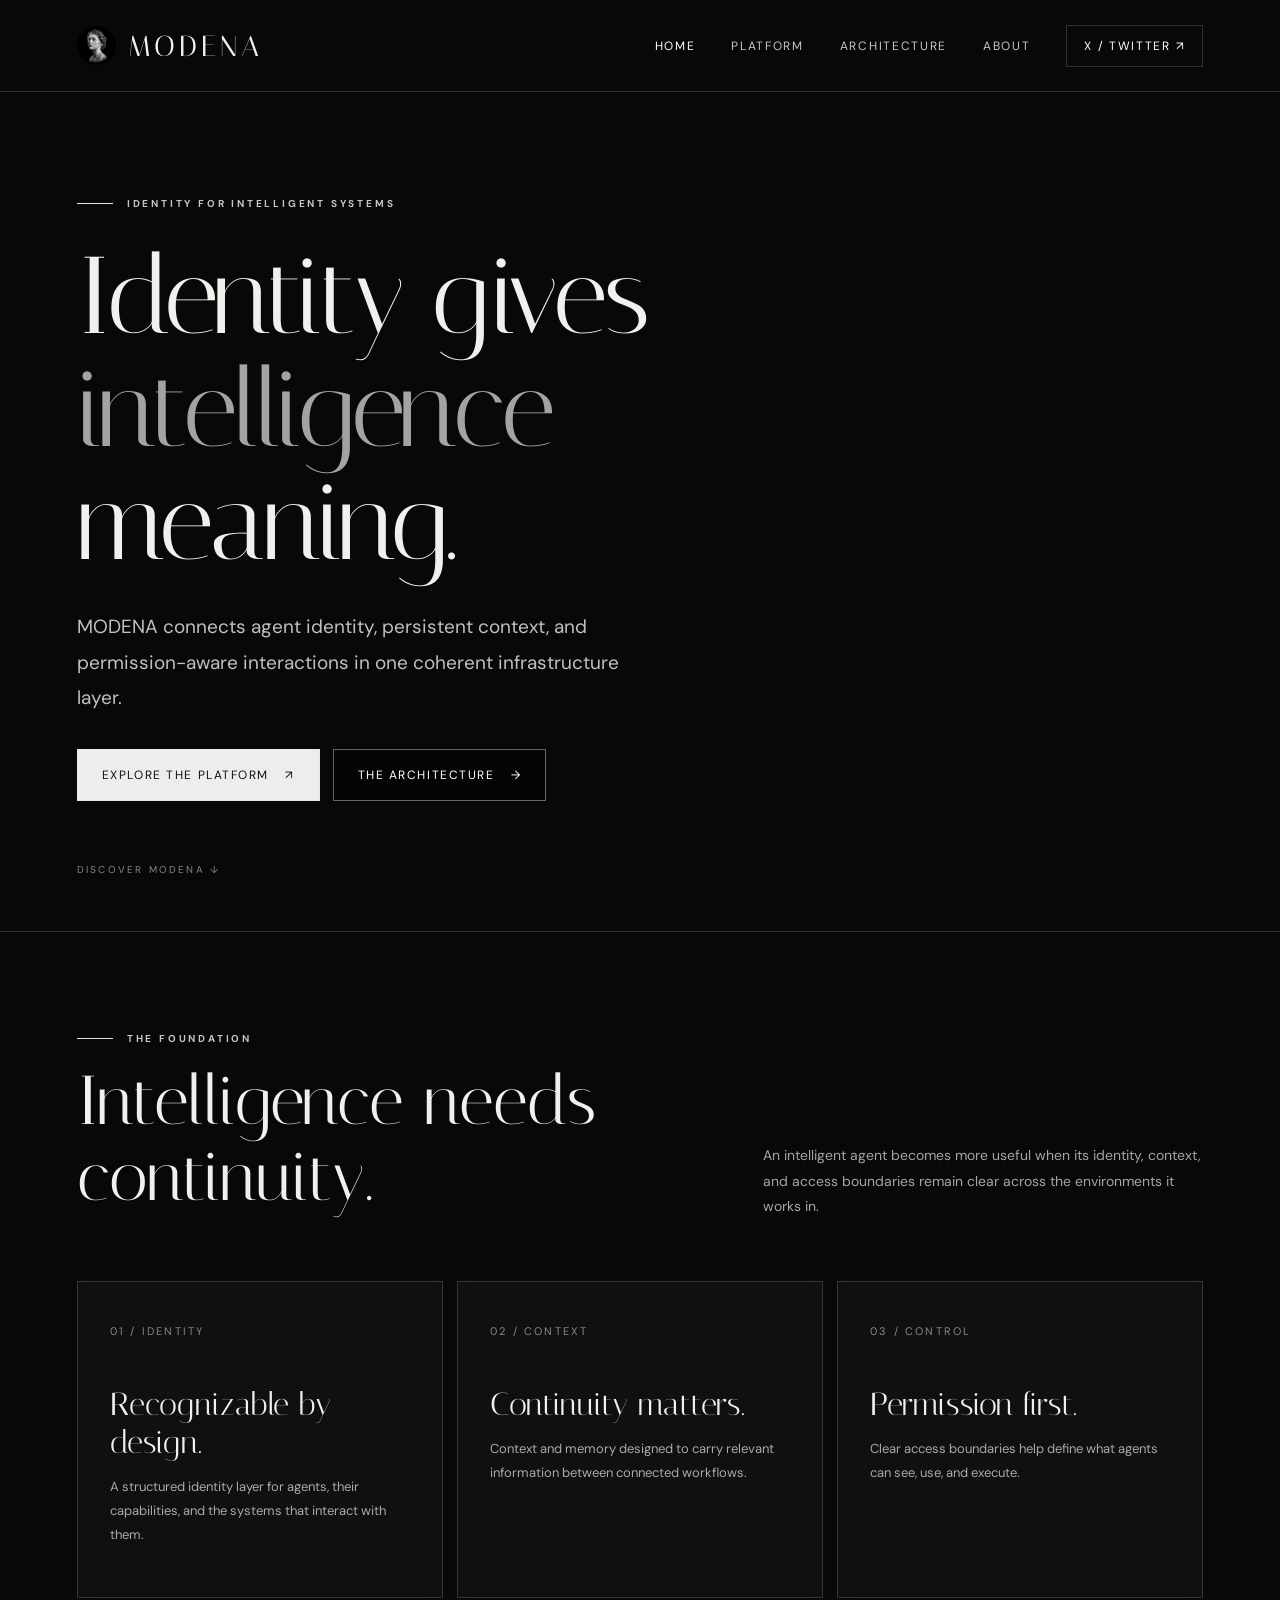
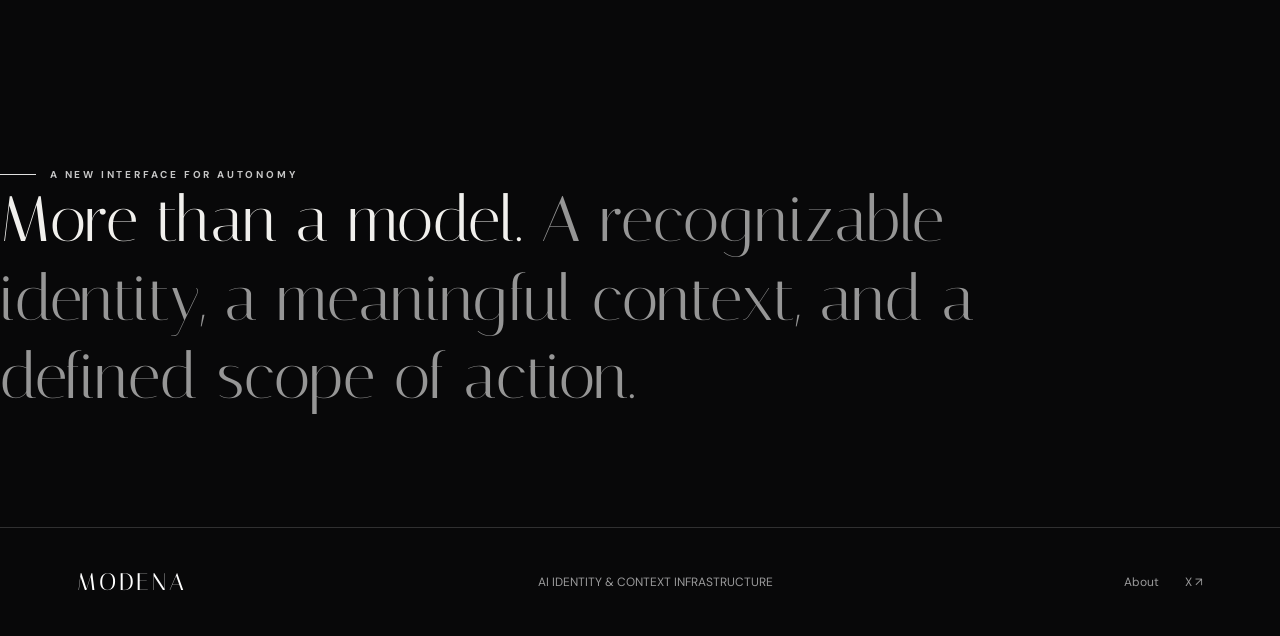
<file: index.html>
<!doctype html><html lang="en"><head><meta charset="utf-8"><meta name="viewport" content="width=device-width,initial-scale=1"><meta name="theme-color" content="#080809"><meta name="description" content="MODENA — AI Identity & Context Infrastructure. Identity gives intelligence meaning."><title>Home — MODENA</title><link rel="icon" type="image/webp" href="assets/logo.webp"><link rel="stylesheet" href="style.css"></head><body><div class="site-shell"><header class="nav"><a class="brand" href="index.html" aria-label="MODENA Home"><img src="assets/logo.webp" alt="MODENA emblem"><span>MODENA</span></a><button class="menu-toggle" aria-label="Toggle navigation" aria-expanded="false" aria-controls="site-nav">☰</button><nav class="nav-links" id="site-nav" aria-label="Main navigation"><a href="index.html" aria-current="page">Home</a><a href="platform.html">Platform</a><a href="architecture.html">Architecture</a><a href="about.html">About</a><a class="x-link" href="https://x.com/UseModenaXyz" target="_blank" rel="noopener noreferrer">X / Twitter ↗</a></nav></header><main><section class="hero container"><div class="hero-copy reveal"><div class="eyebrow">Identity for intelligent systems</div><h1>Identity gives<br><span class="soft">intelligence</span><br>meaning.</h1><p class="lead">MODENA connects agent identity, persistent context, and permission-aware interactions in one coherent infrastructure layer.</p><div class="actions"><a class="btn" href="platform.html">Explore the platform <span aria-hidden="true">↗</span></a><a class="btn outline" href="architecture.html">The architecture <span aria-hidden="true">→</span></a></div></div><div class="scroll-note">Discover MODENA ↓</div></section><section class="section"><div class="container"><div class="section-header"><div><div class="eyebrow">The foundation</div><h2>Intelligence needs<br>continuity.</h2></div><p class="section-intro">An intelligent agent becomes more useful when its identity, context, and access boundaries remain clear across the environments it works in.</p></div><div class="grid"><article class="tile"><span class="index">01 / IDENTITY</span><h3>Recognizable by design.</h3><p>A structured identity layer for agents, their capabilities, and the systems that interact with them.</p></article><article class="tile"><span class="index">02 / CONTEXT</span><h3>Continuity matters.</h3><p>Context and memory designed to carry relevant information between connected workflows.</p></article><article class="tile"><span class="index">03 / CONTROL</span><h3>Permission first.</h3><p>Clear access boundaries help define what agents can see, use, and execute.</p></article></div></div></section><section class="statement container"><div class="eyebrow">A new interface for autonomy</div><blockquote>More than a model. <em>A recognizable identity, a meaningful context, and a defined scope of action.</em></blockquote></section></main><footer class="footer"><a href="index.html" class="wordmark">MODENA</a><span>AI IDENTITY & CONTEXT INFRASTRUCTURE</span><div class="footer-links"><a href="about.html">About</a><a href="https://x.com/UseModenaXyz" target="_blank" rel="noopener noreferrer">X ↗</a></div></footer></div><script src="script.js" defer></script></body></html>
</file>
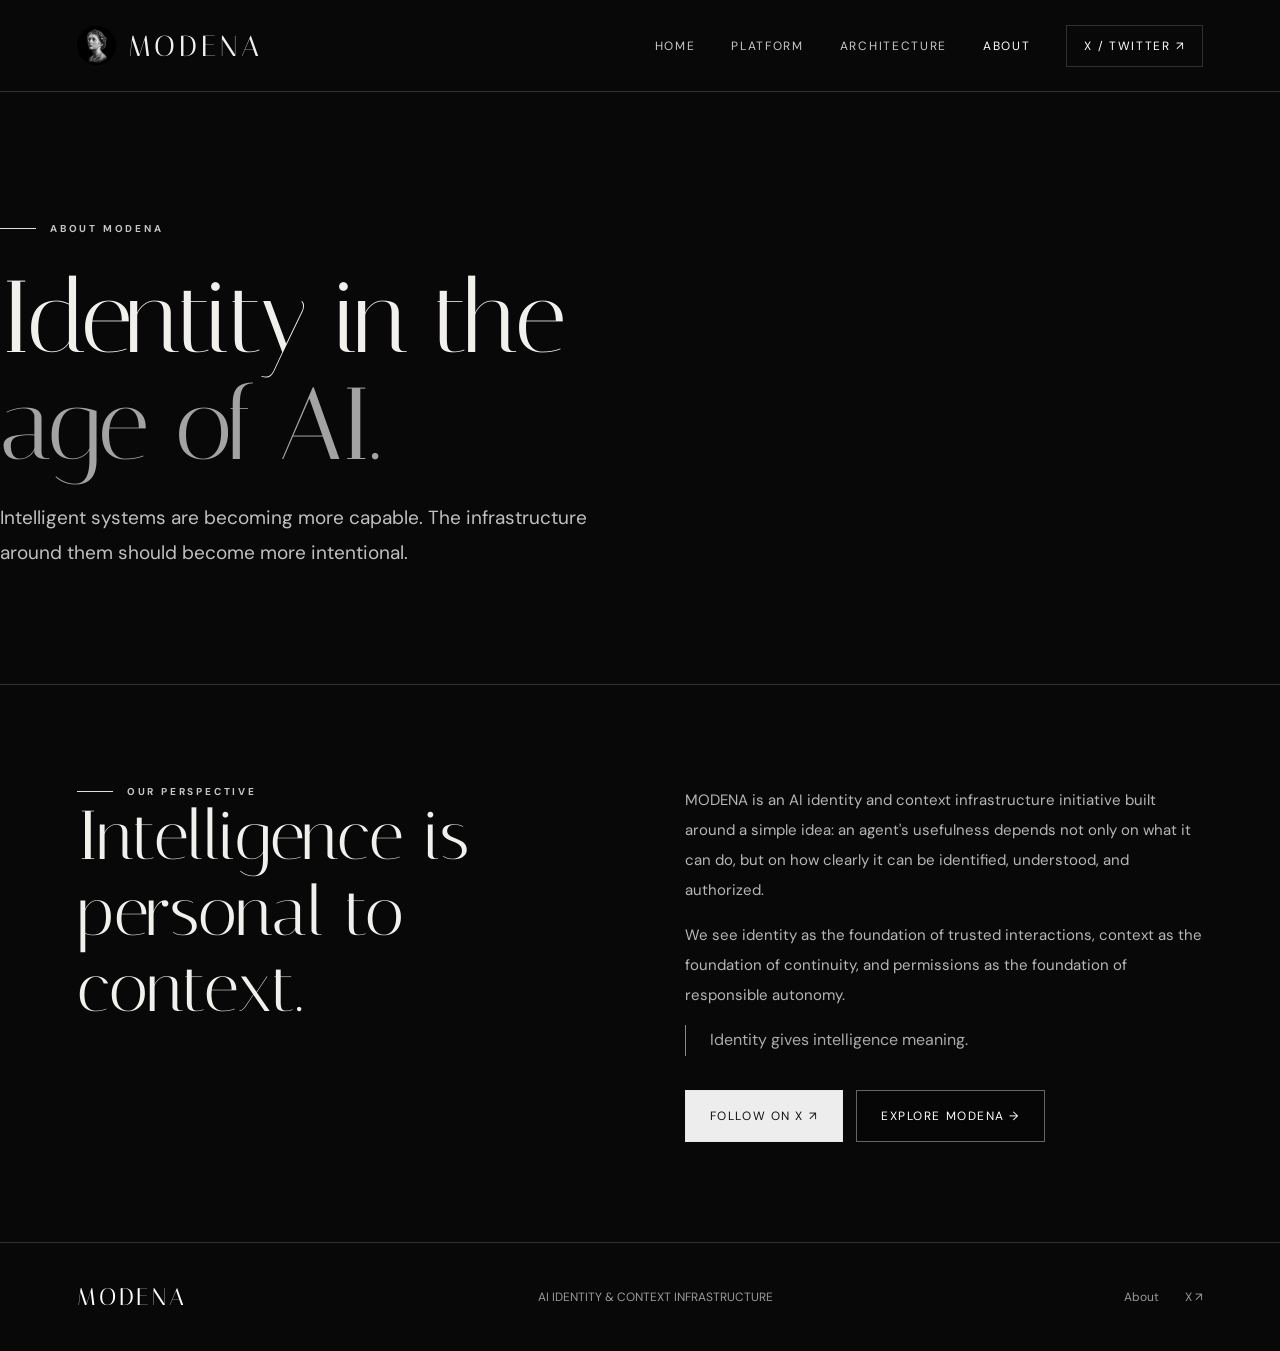
<file: about.html>
<!doctype html><html lang="en"><head><meta charset="utf-8"><meta name="viewport" content="width=device-width,initial-scale=1"><meta name="theme-color" content="#080809"><meta name="description" content="MODENA — AI Identity & Context Infrastructure. Identity gives intelligence meaning."><title>About — MODENA</title><link rel="icon" type="image/webp" href="assets/logo.webp"><link rel="stylesheet" href="style.css"></head><body><div class="site-shell"><header class="nav"><a class="brand" href="index.html" aria-label="MODENA Home"><img src="assets/logo.webp" alt="MODENA emblem"><span>MODENA</span></a><button class="menu-toggle" aria-label="Toggle navigation" aria-expanded="false" aria-controls="site-nav">☰</button><nav class="nav-links" id="site-nav" aria-label="Main navigation"><a href="index.html">Home</a><a href="platform.html">Platform</a><a href="architecture.html">Architecture</a><a href="about.html" aria-current="page">About</a><a class="x-link" href="https://x.com/UseModenaXyz" target="_blank" rel="noopener noreferrer">X / Twitter ↗</a></nav></header><main><section class="page-hero container reveal"><div class="eyebrow">About MODENA</div><h1>Identity in the<br><span class="soft">age of AI.</span></h1><p class="lead">Intelligent systems are becoming more capable. The infrastructure around them should become more intentional.</p></section><section class="section"><div class="container split"><div><div class="eyebrow">Our perspective</div><h2>Intelligence is<br>personal to context.</h2></div><div><p class="body-copy">MODENA is an AI identity and context infrastructure initiative built around a simple idea: an agent's usefulness depends not only on what it can do, but on how clearly it can be identified, understood, and authorized.</p><p class="body-copy">We see identity as the foundation of trusted interactions, context as the foundation of continuity, and permissions as the foundation of responsible autonomy.</p><p class="note">Identity gives intelligence meaning.</p><div class="actions"><a class="btn" href="https://x.com/UseModenaXyz" target="_blank" rel="noopener noreferrer">Follow on X ↗</a><a class="btn outline" href="platform.html">Explore MODENA →</a></div></div></div></section></main><footer class="footer"><a href="index.html" class="wordmark">MODENA</a><span>AI IDENTITY & CONTEXT INFRASTRUCTURE</span><div class="footer-links"><a href="about.html">About</a><a href="https://x.com/UseModenaXyz" target="_blank" rel="noopener noreferrer">X ↗</a></div></footer></div><script src="script.js" defer></script></body></html>
</file>
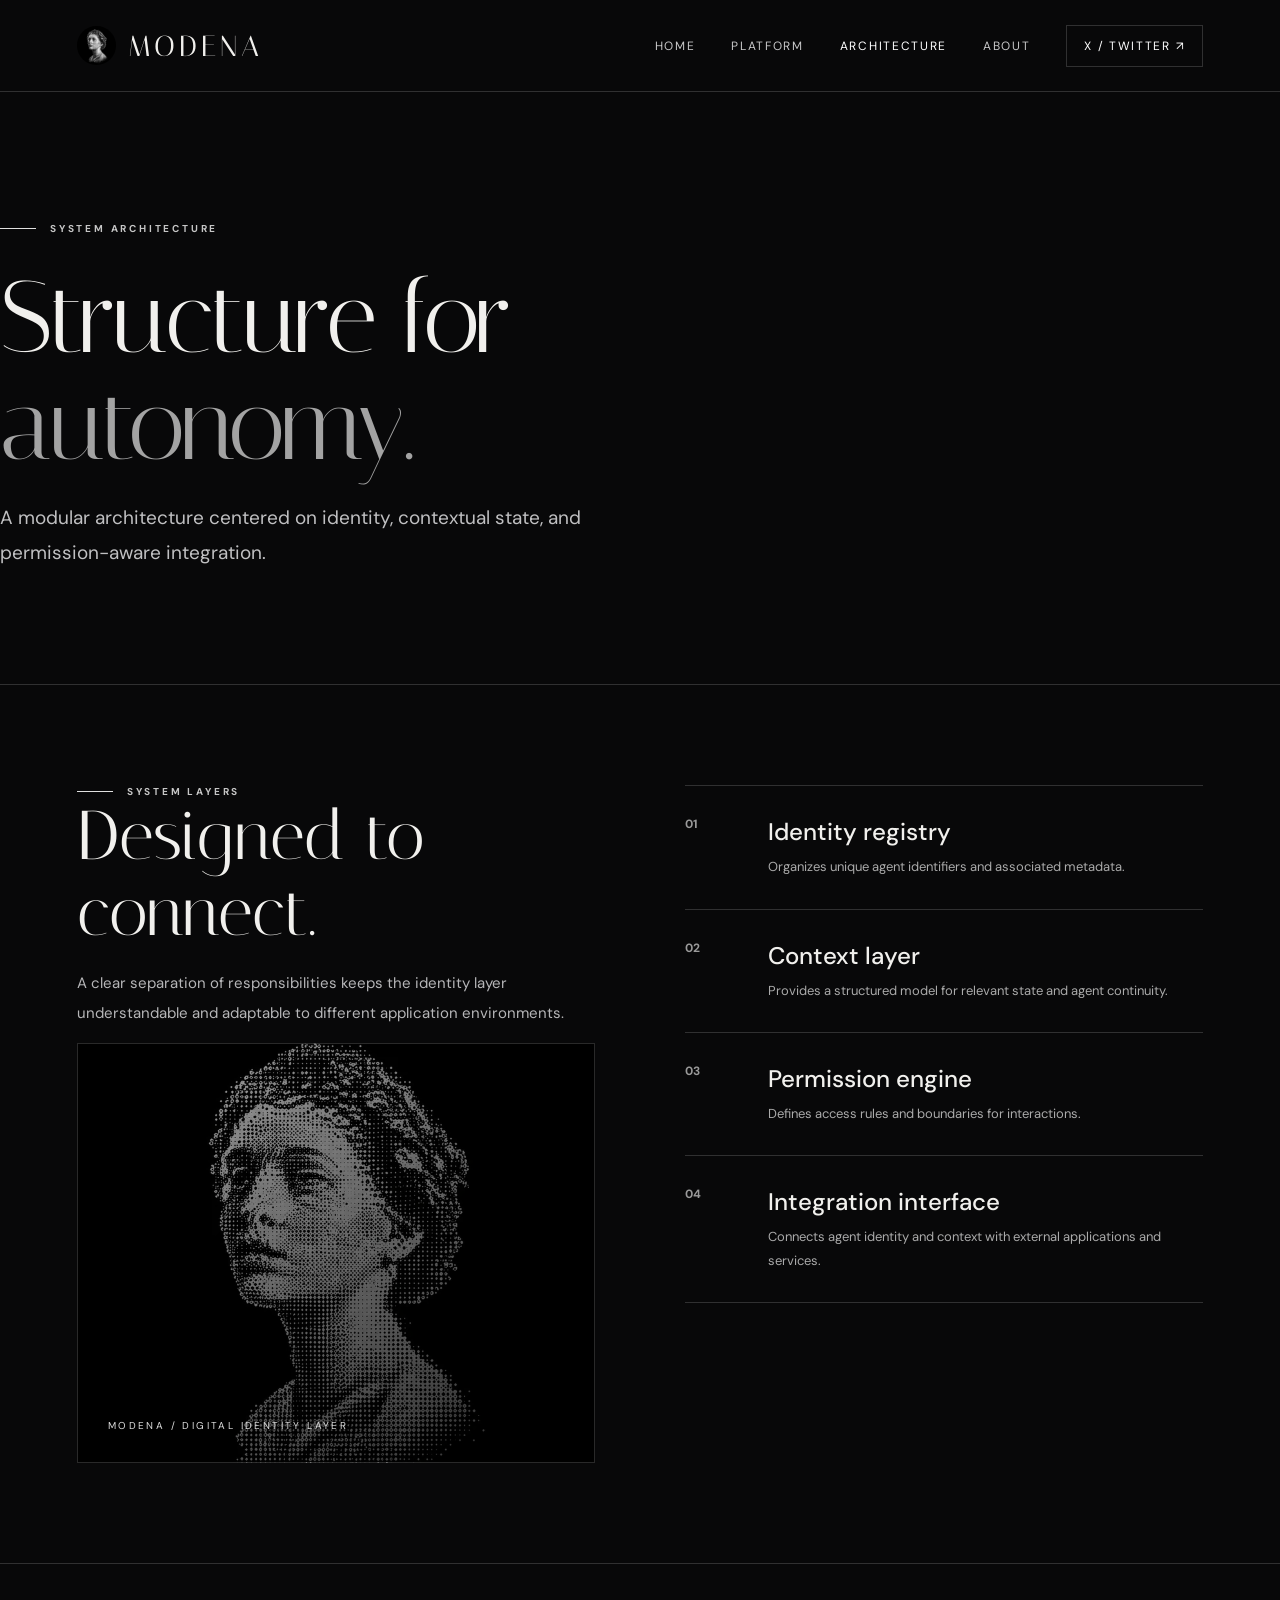
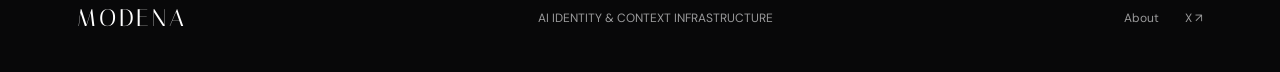
<file: architecture.html>
<!doctype html><html lang="en"><head><meta charset="utf-8"><meta name="viewport" content="width=device-width,initial-scale=1"><meta name="theme-color" content="#080809"><meta name="description" content="MODENA — AI Identity & Context Infrastructure. Identity gives intelligence meaning."><title>Architecture — MODENA</title><link rel="icon" type="image/webp" href="assets/logo.webp"><link rel="stylesheet" href="style.css"></head><body><div class="site-shell"><header class="nav"><a class="brand" href="index.html" aria-label="MODENA Home"><img src="assets/logo.webp" alt="MODENA emblem"><span>MODENA</span></a><button class="menu-toggle" aria-label="Toggle navigation" aria-expanded="false" aria-controls="site-nav">☰</button><nav class="nav-links" id="site-nav" aria-label="Main navigation"><a href="index.html">Home</a><a href="platform.html">Platform</a><a href="architecture.html" aria-current="page">Architecture</a><a href="about.html">About</a><a class="x-link" href="https://x.com/UseModenaXyz" target="_blank" rel="noopener noreferrer">X / Twitter ↗</a></nav></header><main><section class="page-hero container reveal"><div class="eyebrow">System architecture</div><h1>Structure for<br><span class="soft">autonomy.</span></h1><p class="lead">A modular architecture centered on identity, contextual state, and permission-aware integration.</p></section><section class="section"><div class="container split"><div><div class="eyebrow">System layers</div><h2>Designed to<br>connect.</h2><p class="body-copy">A clear separation of responsibilities keeps the identity layer understandable and adaptable to different application environments.</p><div class="visual"><span>MODENA / Digital identity layer</span></div></div><div class="line-list"><div class="line-item"><strong>01</strong><div><h3>Identity registry</h3><p>Organizes unique agent identifiers and associated metadata.</p></div></div><div class="line-item"><strong>02</strong><div><h3>Context layer</h3><p>Provides a structured model for relevant state and agent continuity.</p></div></div><div class="line-item"><strong>03</strong><div><h3>Permission engine</h3><p>Defines access rules and boundaries for interactions.</p></div></div><div class="line-item"><strong>04</strong><div><h3>Integration interface</h3><p>Connects agent identity and context with external applications and services.</p></div></div></div></div></section></main><footer class="footer"><a href="index.html" class="wordmark">MODENA</a><span>AI IDENTITY & CONTEXT INFRASTRUCTURE</span><div class="footer-links"><a href="about.html">About</a><a href="https://x.com/UseModenaXyz" target="_blank" rel="noopener noreferrer">X ↗</a></div></footer></div><script src="script.js" defer></script></body></html>
</file>
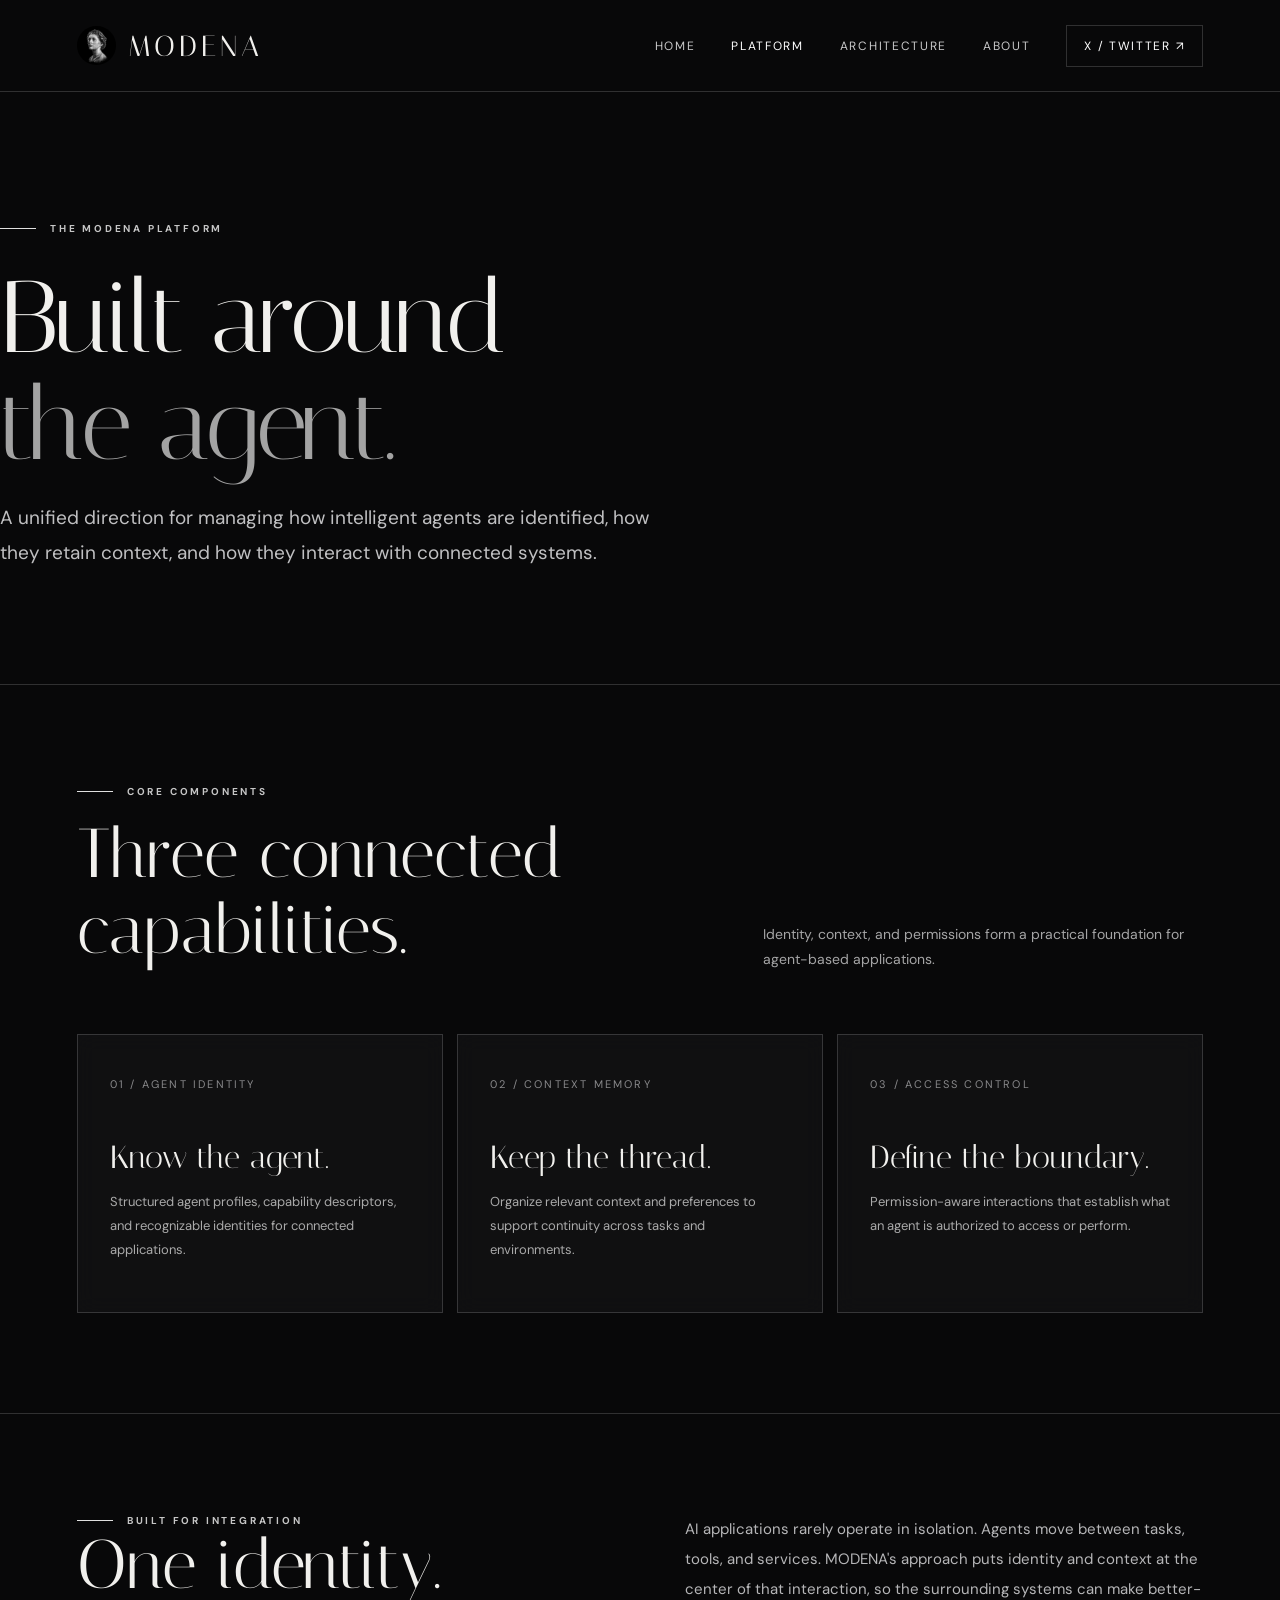
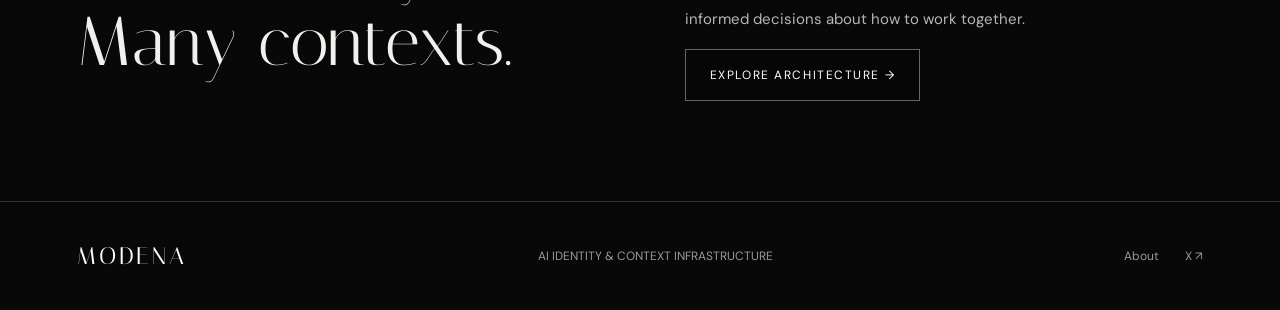
<file: platform.html>
<!doctype html><html lang="en"><head><meta charset="utf-8"><meta name="viewport" content="width=device-width,initial-scale=1"><meta name="theme-color" content="#080809"><meta name="description" content="MODENA — AI Identity & Context Infrastructure. Identity gives intelligence meaning."><title>Platform — MODENA</title><link rel="icon" type="image/webp" href="assets/logo.webp"><link rel="stylesheet" href="style.css"></head><body><div class="site-shell"><header class="nav"><a class="brand" href="index.html" aria-label="MODENA Home"><img src="assets/logo.webp" alt="MODENA emblem"><span>MODENA</span></a><button class="menu-toggle" aria-label="Toggle navigation" aria-expanded="false" aria-controls="site-nav">☰</button><nav class="nav-links" id="site-nav" aria-label="Main navigation"><a href="index.html">Home</a><a href="platform.html" aria-current="page">Platform</a><a href="architecture.html">Architecture</a><a href="about.html">About</a><a class="x-link" href="https://x.com/UseModenaXyz" target="_blank" rel="noopener noreferrer">X / Twitter ↗</a></nav></header><main><section class="page-hero container reveal"><div class="eyebrow">The MODENA platform</div><h1>Built around<br><span class="soft">the agent.</span></h1><p class="lead">A unified direction for managing how intelligent agents are identified, how they retain context, and how they interact with connected systems.</p></section><section class="section"><div class="container"><div class="section-header"><div><div class="eyebrow">Core components</div><h2>Three connected<br>capabilities.</h2></div><p class="section-intro">Identity, context, and permissions form a practical foundation for agent-based applications.</p></div><div class="grid"><article class="tile"><span class="index">01 / AGENT IDENTITY</span><h3>Know the agent.</h3><p>Structured agent profiles, capability descriptors, and recognizable identities for connected applications.</p></article><article class="tile"><span class="index">02 / CONTEXT MEMORY</span><h3>Keep the thread.</h3><p>Organize relevant context and preferences to support continuity across tasks and environments.</p></article><article class="tile"><span class="index">03 / ACCESS CONTROL</span><h3>Define the boundary.</h3><p>Permission-aware interactions that establish what an agent is authorized to access or perform.</p></article></div></div></section><section class="section"><div class="container split"><div><div class="eyebrow">Built for integration</div><h2>One identity.<br>Many contexts.</h2></div><div><p class="body-copy">AI applications rarely operate in isolation. Agents move between tasks, tools, and services. MODENA's approach puts identity and context at the center of that interaction, so the surrounding systems can make better-informed decisions about how to work together.</p><a class="btn outline" href="architecture.html">Explore architecture →</a></div></div></section></main><footer class="footer"><a href="index.html" class="wordmark">MODENA</a><span>AI IDENTITY & CONTEXT INFRASTRUCTURE</span><div class="footer-links"><a href="about.html">About</a><a href="https://x.com/UseModenaXyz" target="_blank" rel="noopener noreferrer">X ↗</a></div></footer></div><script src="script.js" defer></script></body></html>
</file>
<file: style.css>
@import url('https://fonts.googleapis.com/css2?family=DM+Sans:wght@400;500;600;700&family=Italiana&display=swap');
:root{color-scheme:dark;--bg:#080809;--fg:#f1f0ed;--muted:#a5a5a6;--line:rgba(255,255,255,.16);--panel:rgba(20,20,22,.72)}*{box-sizing:border-box}html{scroll-behavior:smooth}body{margin:0;background:var(--bg);color:var(--fg);font-family:'DM Sans',Arial,sans-serif;-webkit-font-smoothing:antialiased}a{color:inherit;text-decoration:none}button{font:inherit}::selection{background:#fff;color:#111}.site-shell{min-height:100vh;position:relative;isolation:isolate;overflow:hidden}.site-shell:before{content:"";position:absolute;inset:0 0 auto;min-height:920px;background:linear-gradient(90deg,rgba(6,6,7,.96) 0%,rgba(6,6,7,.8) 36%,rgba(6,6,7,.36) 75%,rgba(6,6,7,.58)),url('assets/background.webp') center top/cover no-repeat;opacity:.85;z-index:-2}.site-shell:after{content:"";position:absolute;inset:0 0 auto;height:920px;background:linear-gradient(180deg,transparent 46%,var(--bg) 96%);z-index:-1;pointer-events:none}.nav{height:92px;display:flex;align-items:center;justify-content:space-between;gap:24px;padding:0 clamp(22px,6vw,96px);border-bottom:1px solid var(--line)}.brand{display:flex;align-items:center;gap:12px}.brand img{height:39px;width:39px;object-fit:cover;border-radius:50%}.brand span{font-family:'Italiana',Georgia,serif;font-size:29px;letter-spacing:.14em}.nav-links{display:flex;align-items:center;gap:36px}.nav-links a{font-size:12px;letter-spacing:.14em;text-transform:uppercase;color:#c8c8c9;transition:color .2s}.nav-links a:hover,.nav-links a[aria-current=page]{color:white}.x-link{border:1px solid var(--line);padding:12px 17px!important;color:#fff!important}.menu-toggle{display:none;background:transparent;border:1px solid var(--line);color:white;padding:10px 12px;cursor:pointer}.container{max-width:1280px;margin:auto;padding:0 clamp(22px,6vw,96px)}.hero{min-height:690px;display:flex;align-items:center;position:relative}.hero-copy{max-width:730px;padding:105px 0 130px}.eyebrow{display:flex;align-items:center;gap:14px;color:#c6c6c6;text-transform:uppercase;letter-spacing:.28em;font-size:10px;font-weight:700}.eyebrow:before{content:"";width:36px;height:1px;background:#e0e0e0}h1,h2,h3,p{margin-top:0}h1,h2{font-family:'Italiana',Georgia,serif;font-weight:400}h1{font-size:clamp(62px,8.5vw,122px);line-height:1.04;letter-spacing:-.025em;margin:30px 0}h1 .soft{color:#a3a3a3}p.lead{font-size:clamp(15px,1.55vw,19px);line-height:1.85;color:#c0c0c2;max-width:570px}.actions{display:flex;gap:13px;flex-wrap:wrap;margin-top:34px}.btn{display:inline-flex;align-items:center;justify-content:center;gap:16px;padding:17px 24px;font-size:12px;letter-spacing:.13em;text-transform:uppercase;border:1px solid #e8e8e8;background:#ededed;color:#101011;transition:transform .2s,background .2s}.btn:hover{transform:translateY(-2px);background:white}.btn.outline{background:rgba(0,0,0,.3);color:white;border-color:rgba(255,255,255,.38)}.btn.outline:hover{background:rgba(255,255,255,.1)}.scroll-note{position:absolute;bottom:55px;left:clamp(22px,6vw,96px);font-size:10px;letter-spacing:.22em;text-transform:uppercase;color:#858587}.section{padding:100px 0;border-top:1px solid var(--line)}.section-header{display:flex;justify-content:space-between;align-items:end;gap:30px;margin-bottom:48px}.section h2{font-size:clamp(42px,5.4vw,74px);line-height:1.1;margin:18px 0}.section-intro{max-width:440px;color:var(--muted);line-height:1.8;font-size:14px}.grid{display:grid;grid-template-columns:repeat(3,minmax(0,1fr));gap:14px}.tile{border:1px solid var(--line);background:var(--panel);padding:37px 32px;min-height:260px;backdrop-filter:blur(10px)}.tile .index{color:#89898b;font-size:11px;letter-spacing:.2em}.tile h3{font-family:'Italiana',Georgia,serif;font-weight:400;font-size:32px;margin:45px 0 14px}.tile p{font-size:13px;line-height:1.85;color:#aaa}.statement{padding:70px 0 110px}.statement blockquote{margin:0;font-family:'Italiana',Georgia,serif;font-size:clamp(35px,5vw,70px);line-height:1.23;max-width:1000px}.statement blockquote em{font-style:normal;color:#969696}.page-hero{padding:130px 0 95px;min-height:460px}.page-hero h1{font-size:clamp(62px,8vw,108px);margin-bottom:22px}.page-hero .lead{max-width:650px}.split{display:grid;grid-template-columns:1fr 1fr;gap:clamp(30px,7vw,110px);align-items:start}.split h2{margin-top:0}.body-copy{color:#b6b6b8;line-height:2;font-size:15px}.line-list{border-top:1px solid var(--line)}.line-item{display:grid;grid-template-columns:65px 1fr;gap:18px;padding:30px 0;border-bottom:1px solid var(--line)}.line-item strong{font-size:12px;color:#9a9a9a}.line-item h3{font-size:24px;font-weight:500;margin:0 0 8px}.line-item p{color:#aaa;font-size:13px;line-height:1.8;margin:0}.visual{border:1px solid var(--line);min-height:420px;background:linear-gradient(140deg,rgba(0,0,0,.3),rgba(0,0,0,.85)),url('assets/logo.webp') center/cover;display:flex;align-items:end;padding:30px}.visual span{font-size:10px;letter-spacing:.24em;text-transform:uppercase;color:#ddd}.footer{border-top:1px solid var(--line);padding:40px clamp(22px,6vw,96px);display:flex;justify-content:space-between;gap:20px;align-items:center;color:#9a9a9b;font-size:12px}.footer .wordmark{font-family:'Italiana',Georgia,serif;font-size:24px;letter-spacing:.12em;color:white}.footer-links{display:flex;gap:26px}.footer-links a:hover{color:#fff}.tag{font-size:11px;letter-spacing:.16em;text-transform:uppercase;color:#9a9a9a}.note{border-left:1px solid #888;padding-left:24px;color:#aaa;line-height:1.9}.reveal{animation:rise .8s ease both}@keyframes rise{from{opacity:0;transform:translateY(18px)}to{opacity:1;transform:translateY(0)}}@media(max-width:800px){.nav{height:75px}.menu-toggle{display:block}.nav-links{display:none;position:absolute;top:75px;left:0;right:0;background:#0c0c0d;z-index:20;padding:26px;flex-direction:column;align-items:stretch;gap:22px;border-bottom:1px solid var(--line)}.nav-links.open{display:flex}.hero{min-height:650px}.hero-copy{padding:80px 0 125px}.site-shell:before{background:linear-gradient(90deg,rgba(6,6,7,.94),rgba(6,6,7,.67)),url('assets/background.webp') 65% top/auto 700px no-repeat}.section{padding:75px 0}.section-header{display:block}.grid{grid-template-columns:1fr}.tile{min-height:210px}.tile h3{margin-top:30px}.split{grid-template-columns:1fr}.page-hero{padding:95px 0 70px;min-height:380px}.footer{flex-wrap:wrap}.visual{min-height:320px}}@media(prefers-reduced-motion:reduce){*{scroll-behavior:auto!important;animation:none!important;transition:none!important}}

/* Clean solid background: no decorative background image */
.site-shell::before,.site-shell::after{display:none!important;content:none!important}
.site-shell{background:#080809}
</file>
